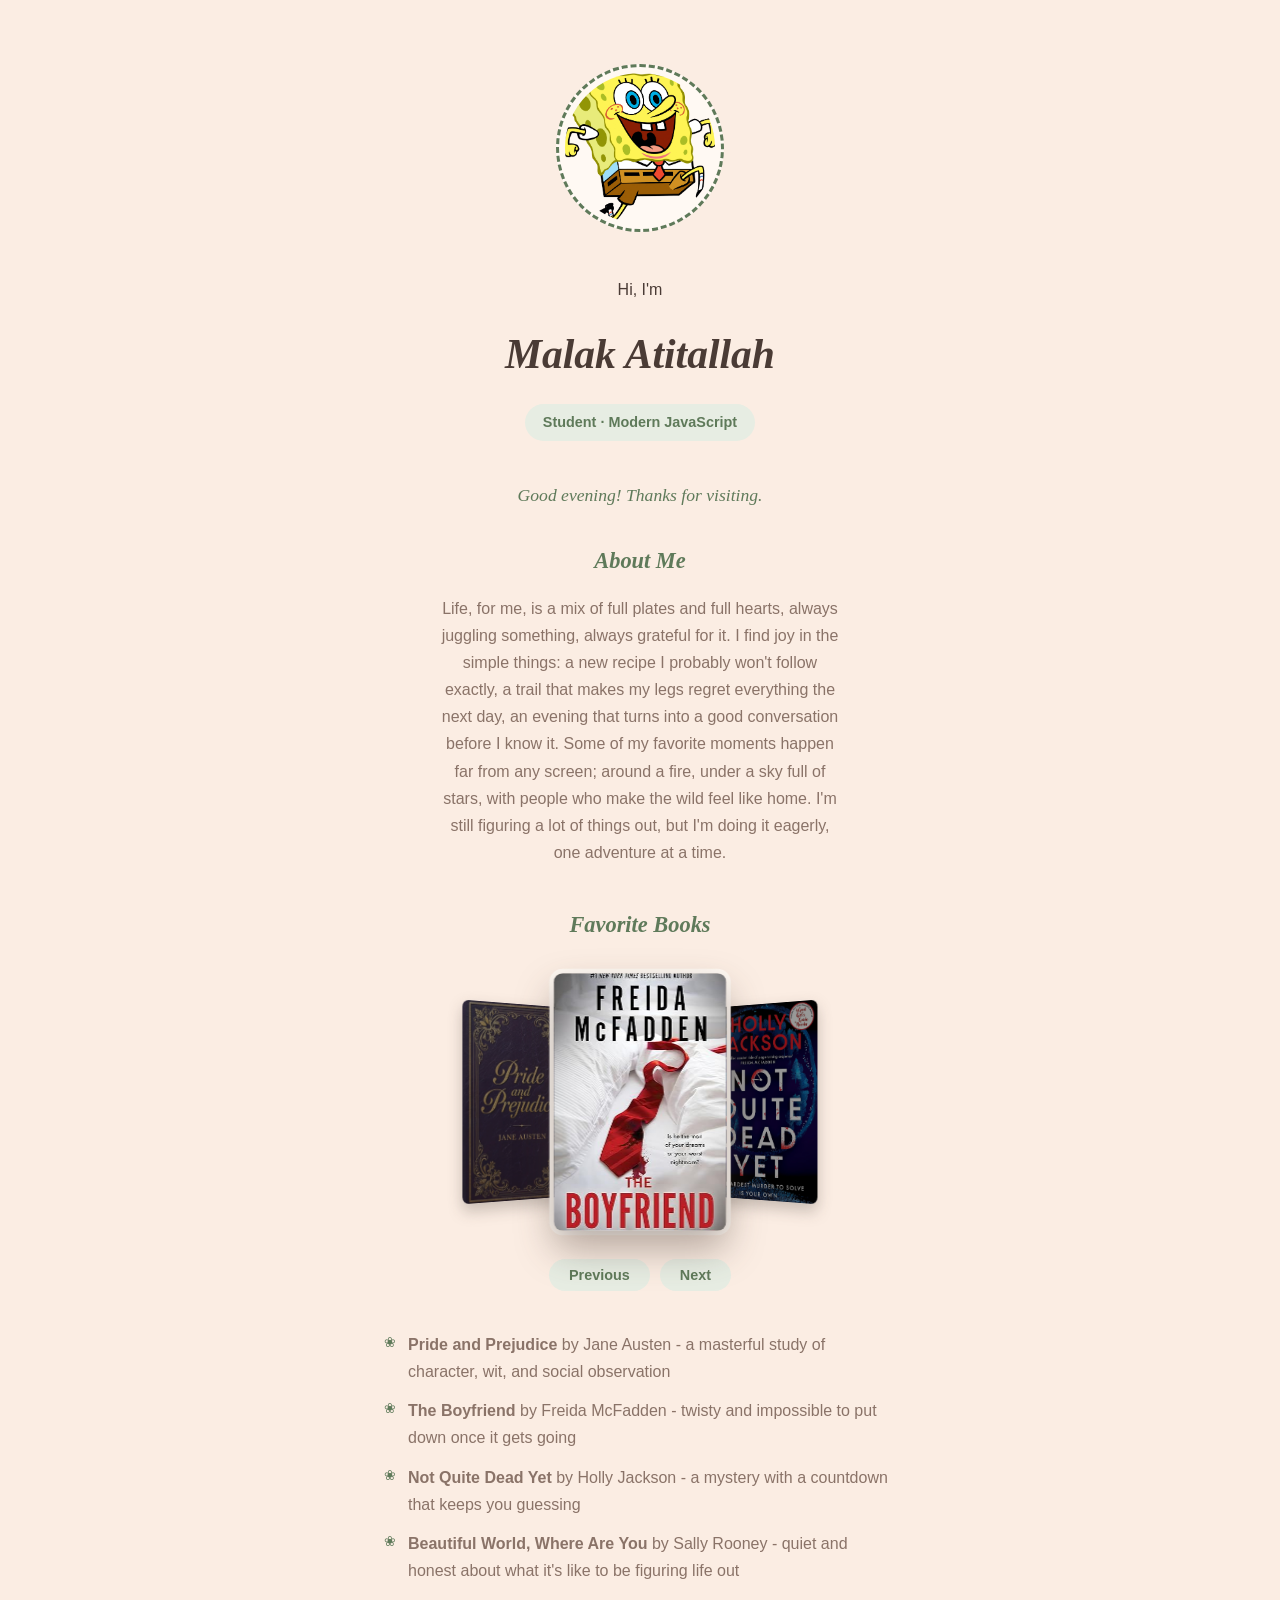
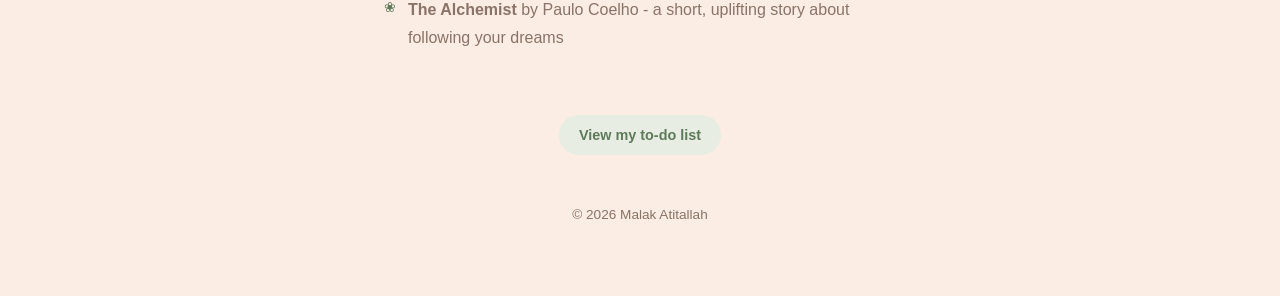
<file: index.html>
<!DOCTYPE html>
<html lang="en">

<head>
    <meta charset="UTF-8">
    <meta name="viewport" content="width=device-width, initial-scale=1.0">
    <title>Malak Atitallah - Homepage</title>

    <link rel="stylesheet" href="style.css">
    <script src="site.js" defer></script>
</head>

<body>

    <main class="page">

        <header class="intro">

            <img class="portrait" src="./img/mypicture.png" alt="Photo of Malak Atitallah">

            <div class="intro-text">
                <p class="eyebrow">Hi, I'm</p>
                <h1 class="name">Malak Atitallah</h1>
                <p class="tagline">Student &middot; Modern JavaScript</p>
            </div>
        </header>

        <div id="welcome"></div>
    
    

        <section class="bio">
            <h2>About Me</h2>
            <p>
                Life, for me, is a mix of full plates and full hearts, always juggling something, always grateful for it. I find joy in the simple things: a new recipe I probably won't follow exactly, a trail that makes my legs regret everything the next day, an evening that turns into a good conversation before I know it. Some of my favorite moments happen far from any screen; around a fire, under a sky full of stars, with people who make the wild feel like home. I'm still figuring a lot of things out, but I'm doing it eagerly, one adventure at a time.

            </p>
        </section>

        <section class="favorites">
            
            <h2>Favorite Books</h2>
              <div id="carousel">
            <img alt="Image 1">
            <img alt="Image 2">
            <img alt="Image 3">
        </div>
        <div id="buttons">
            <button id="prev">Previous</button>
            <button id="next">Next</button>
        </div>
           <ul class="favorites-list">
  <li><strong>Pride and Prejudice</strong> by Jane Austen - a masterful study of character, wit, and social observation</li>
  <li><strong>The Boyfriend</strong> by Freida McFadden - twisty and impossible to put down once it gets going</li>
  <li><strong>Not Quite Dead Yet</strong> by Holly Jackson - a mystery with a countdown that keeps you guessing</li>
  <li><strong>Beautiful World, Where Are You</strong> by Sally Rooney - quiet and honest about what it's like to be figuring life out</li>
  <li><strong>The Alchemist</strong> by Paulo Coelho - a short, uplifting story about following your dreams</li>

</ul>
        </section>

        <div class="pokemon-ctr"></div>

         <p class="todo-link"><a href="to-do.html">View my to-do list</a></p>

        <footer class="page-footer">
            <p>&copy; 2026 Malak Atitallah</p>
        </footer>

    </main>

</body>
</html>
</file>
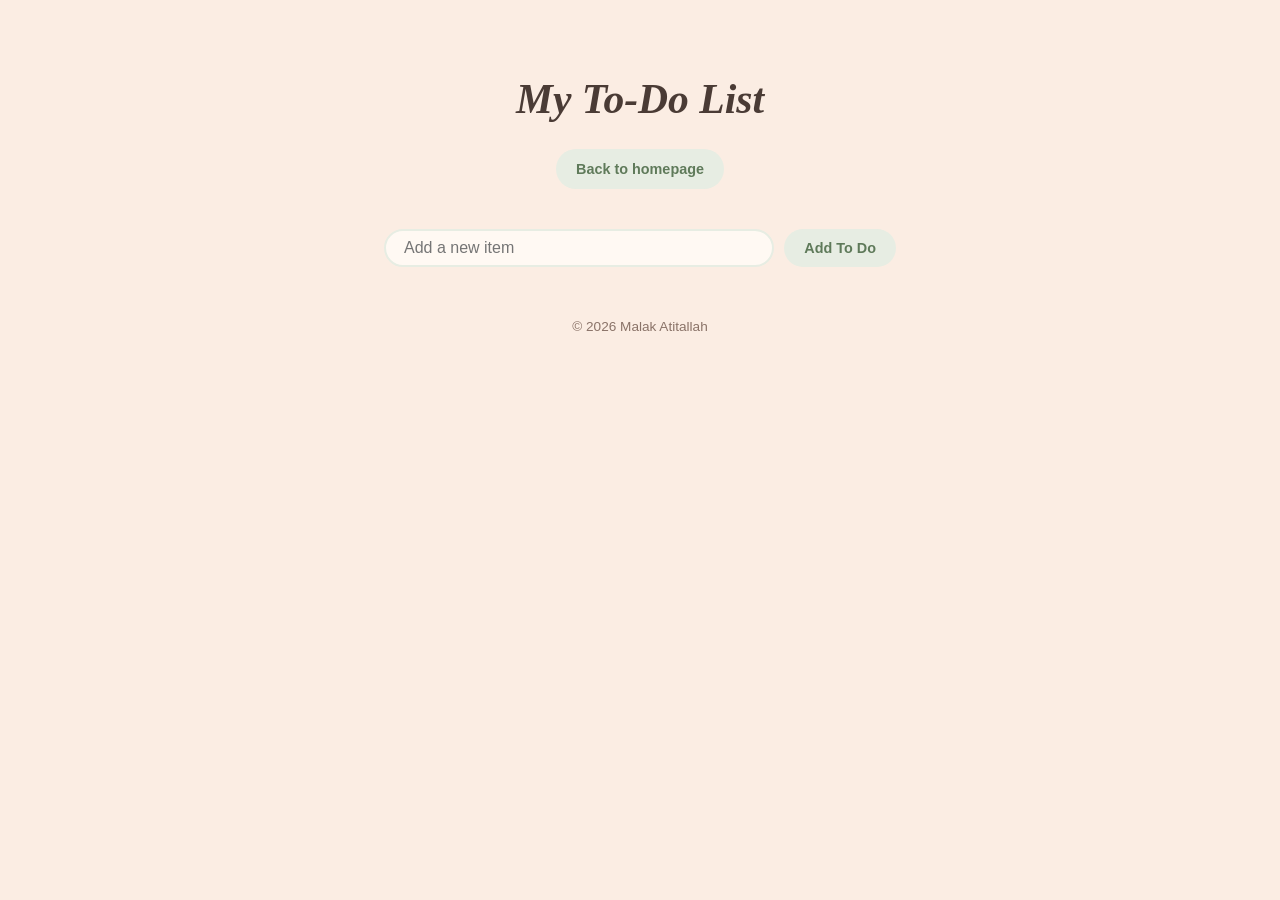
<file: to-do.html>
<!DOCTYPE html>
<html lang="en">

<head>
    <meta charset="UTF-8">
    <meta name="viewport" content="width=device-width, initial-scale=1.0">
    <title>To-Do List - Malak Atitallah</title>

    <link rel="stylesheet" href="style.css">
    <script src="to-do.js" defer></script>
</head>

<body>

    <main class="page">

        <header class="intro">
            <h1 class="name">My To-Do List</h1>
            <p class="back-link"><a href="index.html">Back to homepage</a></p>
        </header>

        <section class="todo-section">
            <ul class="todo-list">
                <!-- List items will go here -->
            </ul>

            <div class="todo-form">
                <input type="text" id="new-todo" placeholder="Add a new item">
                <button type="button" id="add-todo">Add To Do</button>
            </div>

            <div class="todo-footer">
                <button type="button" id="clear-todos">Clear All</button>
            </div>
        </section>

         <footer class="page-footer">
            <p>&copy; 2026 Malak Atitallah</p>
        </footer>


    </main>

</body>
</html>
</file>
<file: style.css>
:root {
  --bg: #FBEDE3;          
  --panel: #FFF9F3;      
  --ink: #4A3B35;         
  --ink-soft: #8A7368;   
  --accent: #5F7A5A;      
  --accent-tint: #E7EDE3; 

  --font-display: "Playfair Display", serif;
  --font-body: "Quicksand", sans-serif;
}

* {
  box-sizing: border-box;
}

body {
  margin: 0;
  background-color: var(--bg);
  color: var(--ink);
  font-family: var(--font-body);
  line-height: 1.7;
}

.page {
  max-width: 560px;
  margin: 0 auto;
  padding: 64px 24px 56px;
  text-align: center;
}

.intro {
  margin-bottom: 40px;
}

.portrait {
  width: 168px;
  height: 168px;
  border-radius: 50%;
  object-fit: cover;
  padding: 6px;
  background-color: var(--panel);
  border: 3px dashed var(--accent);
  margin-bottom: 20px;
}

.name {
  font-family: var(--font-display);
  font-style: italic;
  font-weight: 600;
  font-size: 2.6rem;
  margin: 0 0 14px;
  color: var(--ink);
}

.tagline {
  display: inline-block;
  margin: 0;
  padding: 6px 18px;
  font-size: 0.9rem;
  font-weight: 600;
  color: var(--accent);
  background-color: var(--accent-tint);
  border-radius: 999px;
}

#welcome {
  font-family: var(--font-display);
  font-style: italic;
  font-size: 1.1rem;
  color: var(--accent);
  margin-bottom: 32px;
}

.divider {
  border: none;
  height: 1px;
  background-image: linear-gradient(to right, transparent, var(--accent) 50%, transparent);
  opacity: 0.4;
  margin: 0 0 40px;
}

section {
  margin-bottom: 40px;
}

section h2 {
  font-family: var(--font-display);
  font-style: italic;
  font-weight: 600;
  font-size: 1.4rem;
  margin: 0 0 14px;
  color: var(--accent);
}

.bio p {
  margin: 0 auto;
  max-width: 46ch;
  color: var(--ink-soft);
}

.favorites-list {
  list-style: none;
  margin: 0;
  padding: 0;
  display: inline-block;
  text-align: left;
}

.favorites-list li {
  position: relative;
  padding-left: 24px;
  margin-bottom: 12px;
  color: var(--ink-soft);
}

.favorites-list li::before {
  content: "❀";
  position: absolute;
  left: 0;
  color: var(--accent);
  font-size: 0.85em;
}

.favorites-list li:last-child {
  margin-bottom: 0;
}

#carousel {
  display: flex;
  justify-content: center;
  align-items: center;
  width: 100%;
  padding: 28px 0 32px;
  perspective: 900px;          
}
 
#carousel img {
  flex: none;
  width: 30%;
  aspect-ratio: 2 / 3;         
  object-fit: cover;
  border-radius: 8px;
  animation: coverIn 0.6s ease;
}
 
#carousel img:nth-child(1) {
  transform: rotateY(38deg) scale(0.85);
  margin-right: -7%;
  filter: brightness(0.6);
  z-index: 1;
  box-shadow: 0 8px 18px rgba(74, 59, 53, 0.25);
}
 
#carousel img:nth-child(2) {
  transform: scale(1.12);
  z-index: 2;
  box-shadow: 0 16px 34px rgba(74, 59, 53, 0.4),
              0 0 0 4px var(--panel);
}
 
#carousel img:nth-child(3) {
  transform: rotateY(-38deg) scale(0.85);
  margin-left: -7%;
  filter: brightness(0.6);
  z-index: 1;
  box-shadow: 0 8px 18px rgba(74, 59, 53, 0.25);
}
 
@keyframes coverIn {
  from { opacity: 0; }
  to   { opacity: 1; }
}
 
#buttons {
  display: flex;
  justify-content: center;
  align-items: center;
  gap: 10px;
  margin-top: 10px;
  margin-bottom: 40px;
}
 
#buttons button {
  font-family: var(--font-body);
  font-weight: 600;
  font-size: 0.9rem;
  color: var(--accent);
  background-color: var(--accent-tint);
  border: none;
  border-radius: 999px;
  padding: 8px 20px;
  cursor: pointer;
}
 
#buttons button:hover {
  background-color: var(--accent);
  color: var(--panel);
}
 


/* ---------- To-do list page ---------- */
.todo-list {
  list-style: none;
  margin: 0 0 24px;
  padding: 0;
  text-align: left;
}
 
.todo {
  display: flex;
  align-items: center;
  gap: 12px;
  background-color: var(--panel);
  color: var(--ink);
  padding: 12px 18px;
  margin-bottom: 10px;
  border-radius: 10px;
  border-left: 4px solid var(--accent);
}
 
.todo-text {
  flex: 1;
  min-width: 0;
  overflow-wrap: anywhere;
}
 
.todo-actions {
  display: flex;
  gap: 6px;
  flex-shrink: 0;
}
 
.todo-btn {
  font-family: var(--font-body);
  font-weight: 600;
  font-size: 0.8rem;
  color: var(--accent);
  background-color: var(--accent-tint);
  border: none;
  border-radius: 999px;
  padding: 5px 14px;
  cursor: pointer;
}
 
.todo-btn:hover {
  background-color: var(--accent);
  color: var(--panel);
}
 
.todo-btn.delete {
  color: #A8504A;
  background-color: #F3DEDA;
}
 
.todo-btn.delete:hover {
  background-color: #A8504A;
  color: var(--panel);
}
 
.edit-input {
  flex: 1;
  min-width: 0;
  font-family: var(--font-body);
  font-size: 1rem;
  color: var(--ink);
  background-color: var(--bg);
  border: 2px solid var(--accent);
  border-radius: 999px;
  padding: 4px 14px;
}
 
.edit-input:focus {
  outline: none;
}
 
.todo-footer {
  margin-top: 20px;
}
 
#clear-todos {
  font-family: var(--font-body);
  font-weight: 600;
  font-size: 0.85rem;
  color: #A8504A;
  background-color: transparent;
  border: 2px solid #A8504A;
  border-radius: 999px;
  padding: 6px 18px;
  cursor: pointer;
}
 
#clear-todos:hover {
  background-color: #A8504A;
  color: var(--panel);
}
 
.todo-form {
  display: flex;
  justify-content: center;
  gap: 10px;
}
 
#new-todo {
  flex: 1;
  min-width: 0;
  font-family: var(--font-body);
  font-size: 1rem;
  color: var(--ink);
  background-color: var(--panel);
  border: 2px solid var(--accent-tint);
  border-radius: 999px;
  padding: 8px 18px;
}
 
#new-todo:focus {
  outline: none;
  border-color: var(--accent);
}
 
#add-todo {
  font-family: var(--font-body);
  font-weight: 600;
  font-size: 0.9rem;
  color: var(--accent);
  background-color: var(--accent-tint);
  border: none;
  border-radius: 999px;
  padding: 8px 20px;
  cursor: pointer;
}
 
#add-todo:hover {
  background-color: var(--accent);
  color: var(--panel);
}
 

.todo-link,
.back-link {
  margin: 0;
}
 
.todo-link a,
.back-link a {
  display: inline-block;
  font-family: var(--font-body);
  font-weight: 600;
  font-size: 0.9rem;
  color: var(--accent);
  background-color: var(--accent-tint);
  border-radius: 999px;
  padding: 8px 20px;
  text-decoration: none;
}
 
.todo-link a:hover,
.back-link a:hover {
  background-color: var(--accent);
  color: var(--panel);
}
 

/* ---------- Random Pokemon ---------- */
.pokemon-ctr {
  display: flex;
  justify-content: center;
  margin-bottom: 24px;
}
 
.pokemon-ctr img {
  width: 144px;
  height: 144px;
  image-rendering: pixelated; /* keeps the small sprite crisp when enlarged */
}
 
/* ---------- Footer ---------- */
.page-footer {
  color: var(--ink-soft);
  font-size: 0.85rem;
  margin-top: 48px;
}
</file>
